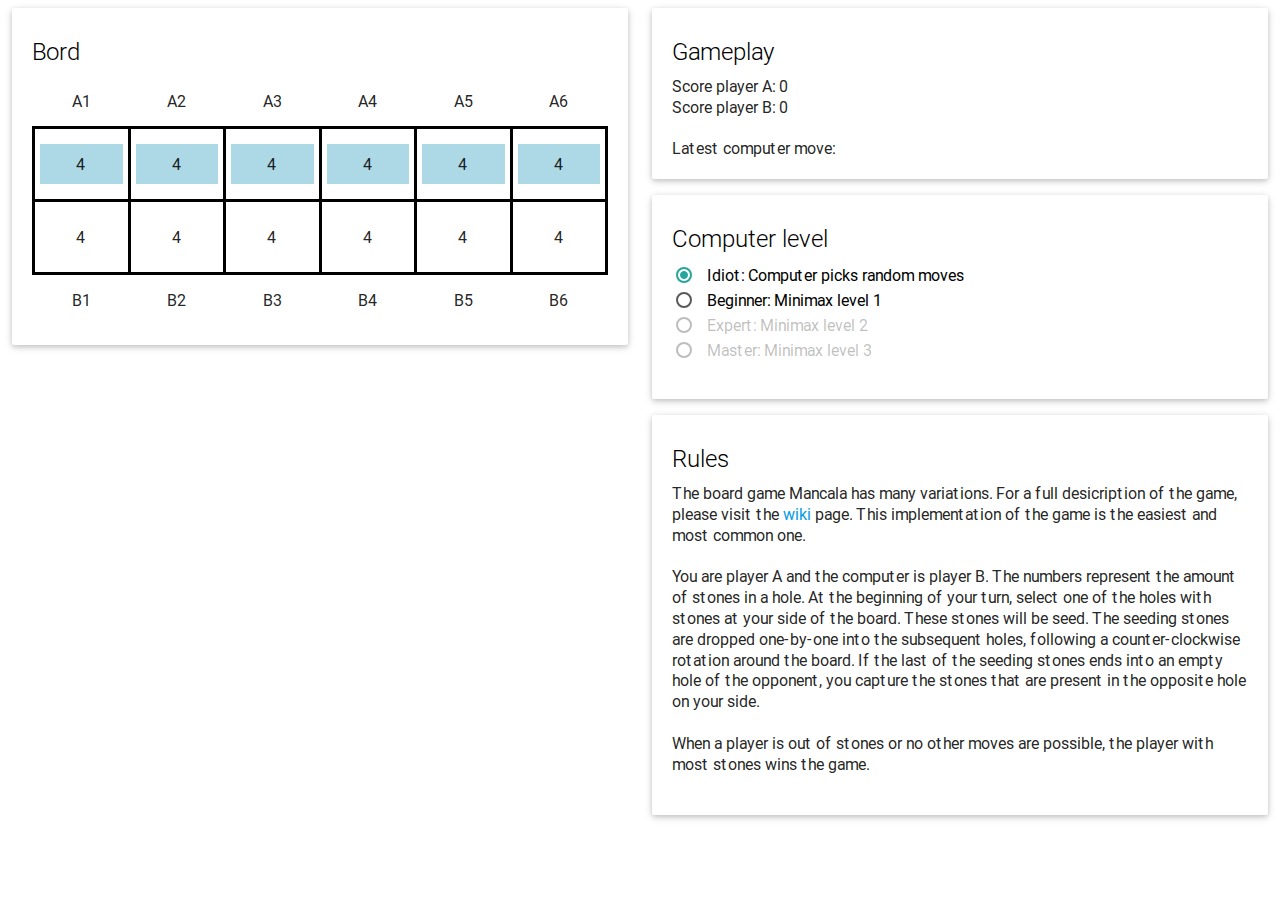
<file: index_materialize.html>
<html>
<header>
	<meta name="viewport" content="width=device-width, initial-scale=1">
	<title>Makala</title>
	<script type="text/javascript" src="javascript/jquery.js"></script>
	<link type="text/css" rel="stylesheet" href="materialize/css/materialize.min.css"  media="screen,projection"/>
	<script type="text/javascript" src="materialize/js/materialize.min.js"></script>
	<style>
		html {
			/*font-size: 20px;*/
			font-size: 100%; /* default is 16px */
		}
		body{
			/*font-size: 2.1em;*/
			line-height: 1.3;
		}
		@media (max-device-width: 480px) {
			body {
				font-size: 1.8em;
			}
		}
/*
		@media (min-width: 500px) {
			body {
				font-size: 1.6em;
			}
		}


		<div><p><a></a></p></div>
		div {
			width: 2em;
		}
		p {
			font-size: 1.5em;
		}
		a {
			font-size: 1em;
		}*/

		.bord_spot_legend{
			text-align: center;
		}
		.bord_spot{
			/*font-size:2em;*/
			text-align: center;
			border: 3px solid black;
		}
		.bord_spot_span{
			padding:5px;
		}
		.bord_spot div{
			background-color: lightblue;
			width: 100%;
			height: 100%;
			padding: 10px;
			cursor: pointer;
		}
/*		body{
			  font-size: 15px;
		}
		.card .card-title{
			font-size:1.5em;
		}*/
	</style>
</header>
<body>


<div class="row">
	<div class="col s12 m12 l6">
		<div class="card">
			<div class="card-content">
				<span class="card-title" style="color:black;">Bord</span>
				<table id="bord" style="width:100%">
					<tr>
			    		<td class="bord_spot_legend">A1</td>
			    		<td class="bord_spot_legend">A2</td> 
			    		<td class="bord_spot_legend">A3</td>
			    		<td class="bord_spot_legend">A4</td>
			    		<td class="bord_spot_legend">A5</td>
			    		<td class="bord_spot_legend">A6</td>
		  			</tr>
		  			<tr>
			    		<td class="bord_spot"><div id="A1">0</div></td>
			    		<td class="bord_spot"><div id="A2">0</div></td> 
			    		<td class="bord_spot"><div id="A3">0</div></td>
			    		<td class="bord_spot"><div id="A4">0</div></td>
			    		<td class="bord_spot"><div id="A5">0</div></td>
			    		<td class="bord_spot"><div id="A6">0</div></td>
		  			</tr>
		  			<tr>
			    		<td class="bord_spot"><div id="B1">0</div></td>
			    		<td class="bord_spot"><div id="B2">0</div></td> 
			    		<td class="bord_spot"><div id="B3">0</div></td>
			    		<td class="bord_spot"><div id="B4">0</div></td>
			    		<td class="bord_spot"><div id="B5">0</div></td>
			    		<td class="bord_spot"><div id="B6">0</div></td>
		  			</tr>
		  			<tr>
			    		<td class="bord_spot_legend">B1</td>
			    		<td class="bord_spot_legend">B2</td> 
			    		<td class="bord_spot_legend">B3</td>
			    		<td class="bord_spot_legend">B4</td>
			    		<td class="bord_spot_legend">B5</td>
			    		<td class="bord_spot_legend">B6</td>
		  			</tr>
				</table>
			</div>
		</div>
	</div>
	<div class="col s12 m12 l6">
		<div class="card">
			<div class="card-content">
				<span class="card-title" style="color:black;">Gameplay</span>
				<p>
					Score player A: <span id="Score_playerA"></span><br>
					Score player B: <span id="Score_playerB"></span><br>
				</p>
				<br>
				<p>
					Latest computer move: <span id="latest_computer_move"></span>
				</p>
			</div>
		</div>
		<div class="card">
			<div class="card-content">
				<span class="card-title" style="color:black;">Computer level</span>
				<p>
				  <form id="computer_mode_selection_form">
				    <p>
				      <input class="with-gap" name="group1" type="radio" id="pc_mode_random" checked="checked" onchange="pc_mode_selection(this.id)"/>
				      <label for="pc_mode_random" style="color:black">Idiot: Computer picks random moves</label>
				    </p>
				    <p>
				      <input class="with-gap" name="group1" type="radio" id="pc_mode_minimax" onchange="pc_mode_selection(this.id)" />
				      <label for="pc_mode_minimax" style="color:black">Beginner: Minimax level 1</label>
				    </p>
				    <p>
				      <input class="with-gap" name="group1" type="radio" id="pc_mode_minimax_L2" onchange="pc_mode_selection(this.id)" disabled="disabled"/>
				      <label for="pc_mode_minimax_L2">Expert: Minimax level 2</label>
				    </p>
				    <p>
				      <input class="with-gap" name="group1" type="radio" id="pc_mode_minimax_L3" onchange="pc_mode_selection(this.id)" disabled="disabled"/>
				      <label for="pc_mode_minimax_L3">Master: Minimax level 3</label>
				    </p>
				  </form>
				</p>
			</div>
		</div>
		<div class="card">
			<div class="card-content">
				<span class="card-title" style="color:black;">Rules</span>
				<p>The board game Mancala has many variations. For a full desicription of the game, please visit the <a href="https://en.wikipedia.org/wiki/Mancala">wiki</a> page. This implementation of the game is the easiest and most common one.</p><br>
				<p>You are player A and the computer is player B. The numbers represent the amount of stones in a hole. At the beginning of your turn,  select one of the holes with stones at your side of the board. These stones will be seed. The seeding stones are dropped one-by-one into the subsequent holes, following a counter-clockwise rotation around the board. If the last of the seeding stones ends into an empty hole of the opponent, you capture the stones that are present in the opposite hole on your side. </p><br>
				<p>When a player is out of stones or no other moves are possible, the player with most stones wins the game.</p><br>
			</div>
		</div>
	</div>
</div>

<p>
</p>
</body>

<script>
var computer_mode = 'pc_mode_random' 
function pc_mode_selection(mode_selected){
	console.log('test')
	console.log(mode_selected)
	computer_mode = mode_selected
}
function Bord(){
	this.score = {"playerA": 0 , "playerB":0}
	
	this.field_names = ["A6", "A5", "A4", "A3", "A2", "A1", "B1", "B2", "B3", "B4", "B5", "B6"]
	this.field_values = [4,4,4,4,4,4,4,4,4,4,4,4]
	
	this.player_to_move = "A"
	this.possible_moves = []
	this.last_stone_landed;
}
Bord.prototype.find_possible_moves = function(){
	
	// Create an array with the possible moves
	this.possible_moves = this.field_names
	// Filter, the current player should be in the field name
	this.possible_moves = this.possible_moves.filter(function(field_name){
		return field_name.indexOf(this.player_to_move) != -1
	}, this)
	// Filter, the number of stones in the possible fields should be bigger than zero
	this.possible_moves = this.possible_moves.filter(function(field_name){
		field_position = this.field_names.indexOf(field_name)
		return this.field_values[field_position] > 0
	}, this)
}
Bord.prototype.visualize_possible_moves = function(){
	// Add a border and event listener around the ones that are possible
	this.field_names.forEach(function(field_name, field_position){
		css_name = "#" + field_name
		if(this.possible_moves.indexOf(field_name) != -1){
			$('body').off('click',css_name)
			$('body').on('click', css_name,  field_name, correct_button_clicked)
			$(css_name).css('background-color', 'lightblue')
		}else{
			$('body').off('click',css_name)
			$('body').on('click', css_name,field_name,  false_button_clicked)
			$(css_name).css('background-color', 'transparent')
		}
	}, this)
}
function correct_button_clicked(click_event){
	field_name_clicked = click_event.data
	main_bord.move(field_name_clicked, "real")
}
function false_button_clicked(){
}
Bord.prototype.move = function(selected_field_code, real_move_or_tree_building){
	// Decode selected field to position
	selected_field_position = this.field_names.indexOf(selected_field_code)
	selected_field_value = this.field_values[selected_field_position]
	// How many stones does he pick up and distribute
	var stones_to_distribute = selected_field_value
	// Set initial selected fields to zero
	this.field_values[selected_field_position] = 0
	
	// Distribute the stones
	for(var i=1; i <= stones_to_distribute; i++ ){
		board_field_to_fill = selected_field_position + i;
		if(board_field_to_fill > 11)
			board_field_to_fill = board_field_to_fill - 12;
		this.field_values[board_field_to_fill] +=1 
	}
	// Remember after the loop where the last stone landed, this is important to calculate the scores
	this.last_stone_landed = this.field_names[board_field_to_fill]
	// Calculate scores
	this.remove_stones_conquered_and_update_score();
	
	if(real_move_or_tree_building == "real"){
		// Real move, so print everything and make board ready for next player
		this.print_to_html();
		this.set_next_player_to_move();
		this.find_possible_moves();
		//If possible moves array is empty, game is over
		if(this.possible_moves.length ==0){
				if(this.score.Score_playerA > this.score.Score_playerB){
					$("#Score_playerA").text('Winner!')
					$("#Score_playerB").text('Loser...')
				}else if(this.Score_playerA < this.Score_playerB){
					$("#Score_playerB").text('Winner!')
					$("#Score_playerA").text('Loser...')
				}else if(this.Score_playerA == this.Score_playerB){
					$("#Score_playerB").text('Draw')
					$("#Score_playerA").text('Draw')
				}
			return
		}
		// If it is the computer, computer move, otherwise prepare board for human
		if(this.player_to_move == 'B'){
			//score_tree = this.build_2_level_tree()


			//Computer move, is random mode selected?
			if(computer_mode == 'pc_mode_random'){
				random_selected_field = this.possible_moves[Math.floor(Math.random()*this.possible_moves.length)];
				this.move(random_selected_field, "real");
				$('#latest_computer_move').text(random_selected_field)
			}else if(computer_mode == 'pc_mode_minimax'){
				// Minimax, so call function minimax that gives back random move
				best_move = this.find_mini_max_move()
				this.move(best_move, "real");
				$('#latest_computer_move').text(best_move)
			}

			//Debugging
			//this.visualize_possible_moves();

		}else{
			this.visualize_possible_moves();
		}
	}else if(real_move_or_tree_building == "tree_building"){
		this.set_next_player_to_move();
		this.find_possible_moves();
	}
}

// Find best option in a tree
function find_best_move_in_tree_minimax(score_tree){
	console.log('Find best move now')
	for (var L1_move in score_tree) {
		console.log('Option L1 move: ' + L1_move + ' with score ' +  score_tree[L1_move]['score_L1'])
    	console.log(score_tree[L1_move]);
    	//for(var L2_move in score_tree[L1_move])
    	//	if()
	}

}

// Build 2 level mini max tree, computer picks a move, player picks a move, all combinations of these two levels
Bord.prototype.build_2_level_tree = function(){
	var score_tree = {}
	console.log(this.possible_moves)
	for(var i = 0; i < this.possible_moves.length; i++){
		score_tree[this.possible_moves[i]] = {}
		var virtual_bord = jQuery.extend(true, {}, this)
		virtual_bord.move(virtual_bord.possible_moves[i], "tree_building")
		score_tree[this.possible_moves[i]]['score_L1'] = virtual_bord.score['playerB'] - virtual_bord.score['playerA'] 
		for(var j=0; j < virtual_bord.possible_moves.length; j++){

			var virtual_bord_L2 = jQuery.extend(true, {}, virtual_bord)
			// Player A is playing again, so switch player
			virtual_bord_L2.player_to_move = "A"
			virtual_bord_L2.move(virtual_bord.possible_moves[j], "tree_building")

			score_tree[this.possible_moves[i]][virtual_bord.possible_moves[j]]={'score_L2':virtual_bord_L2.score['playerB']-virtual_bord_L2.score['playerA']}
		}
	}
	return score_tree;
}


// Should get an argument levels deep
Bord.prototype.find_mini_max_move = function(){

	// He already knows the next possible moves, which one should he pick?
	console.log('Inside mini max')
	var score_tree = {}
	var best_score;
	var best_move;

	// Level 1: simulate through all the options of the computer
	for(var i = 0; i < this.possible_moves.length; i++){
		score_tree[this.possible_moves[i]] = {}
		// 
		var virtual_bord = jQuery.extend(true, {}, this)
		// Move generation
		virtual_bord.move(virtual_bord.possible_moves[i], "tree_building")
		// Register score
		var temp_score = virtual_bord.score['playerB']-virtual_bord.score['playerA']
		score_tree[this.possible_moves[i]]['score'] = temp_score
		// Level 2: for each option of computer, calculate scores of other player, is stored in another score tree
		var temp_score_tree = {}
		var temp_minimizing_score;
		for(var j=0; j < virtual_bord.possible_moves.length; j++){
			// Create another virtual copy
			var virtual_bord_L2 = jQuery.extend(true, {}, virtual_bord)
			// Player A is playing again, so switch player
			virtual_bord_L2.player_to_move = "A"
			// Store in score tree
			temp_score_tree[virtual_bord.possible_moves[j]] = {}
			// Move generation
			virtual_bord_L2.move(virtual_bord.possible_moves[j], "tree_building")
			// Keep track of score
			var temp_score = virtual_bord_L2.score['playerB']-virtual_bord_L2.score['playerA']
			temp_score_tree[virtual_bord.possible_moves[j]]['score'] = temp_score
			
			// Keep track of best score, Assuming player A goes for Minimizing
			if(j==0) {
				temp_minimizing_score = temp_score
			}else{
				temp_minimizing_score = Math.min(temp_minimizing_score, temp_score)
			}
		}

		score_tree[this.possible_moves[i]]['score_tree'] = temp_score_tree
		score_tree[this.possible_moves[i]]['minimizing_score'] = temp_minimizing_score

		// Keep track of best score, When player B is maximizing
		if(i==0){
			best_move = this.possible_moves[0]
			best_score = temp_minimizing_score
		}else{
			if(temp_minimizing_score > best_score){
				best_score = temp_minimizing_score
				best_move = this.possible_moves[i]
			}
		}

		// if(i == 0){
		// 	max_score_L1 = score_tree[virtual_bord.possible_moves[i]]['score_L1'];
		// 	best_move = virtual_bord.possible_moves[i];
		// }else{
		// 	if(score_tree[virtual_bord.possible_moves[i]]['score_L1'] > max_score_L1){
		// 		max_score_L1 = score_tree[virtual_bord.possible_moves[i]]['score_L1'];
		// 		best_move = virtual_bord.possible_moves[i];
		// 	}
		// }
	}
	console.log(score_tree)
	console.log(best_move)
	return best_move
}
Bord.prototype.remove_stones_conquered_and_update_score = function(){
	
	// First check, the last stone must be landed in the other player his array
	if(this.last_stone_landed.indexOf(this.player_to_move) != -1) return
	
	// Second check, the last stone landed must be the only stone in that field
	// Or the score in that field after landing must be zero
	var last_stone_position = this.field_names.indexOf(this.last_stone_landed)
	if(this.field_values[last_stone_position] != 1) return
	// Score!
	// Find the correct position to take stones of, take the stones and update the scores,
	// With filter mechanism, filter row current player, filter nummer of last stone landed (i.e.: A3 -> B3)
	field_captured_code = this.field_names
	field_captured_code = field_captured_code.filter(function(field_code, field_position){
		return field_code.indexOf(this.player_to_move) > -1
	}, this)
	field_captured_code = field_captured_code.filter(function(field_code, field_position){
		return field_code.indexOf(this.last_stone_landed[1]) > -1
	}, this)
	field_captured_code = field_captured_code[0]
	field_captured_position = this.field_names.indexOf(field_captured_code)
	// Update scores
	if(this.player_to_move == "A"){
	 	this.score["playerA"] += this.field_values[field_captured_position]
	}else if(this.player_to_move == "B"){
	 	this.score["playerB"] += this.field_values[field_captured_position]
	}
	// Empty field 
	this.field_values[field_captured_position] = 0
}
Bord.prototype.set_next_player_to_move = function(){
	if(this.player_to_move == "A"){
		this.player_to_move = "B"
	}else if(this.player_to_move == "B"){
	 	this.player_to_move = "A"
	}
}
Bord.prototype.print_to_html = function(){
	$("#A1").text(this.field_values[5])
	$("#A2").text(this.field_values[4])
	$("#A3").text(this.field_values[3])
	$("#A4").text(this.field_values[2])
	$("#A5").text(this.field_values[1])
	$("#A6").text(this.field_values[0])
	$("#B1").text(this.field_values[6])
	$("#B2").text(this.field_values[7])
	$("#B3").text(this.field_values[8])
	$("#B4").text(this.field_values[9])
	$("#B5").text(this.field_values[10])
	$("#B6").text(this.field_values[11])
	$("#Score_playerA").text(this.score['playerA'])
	$("#Score_playerB").text(this.score['playerB'])
}
main_bord = new Bord();
main_bord.print_to_html();
main_bord.find_possible_moves();
main_bord.visualize_possible_moves();
</script>

</html>
</file>
